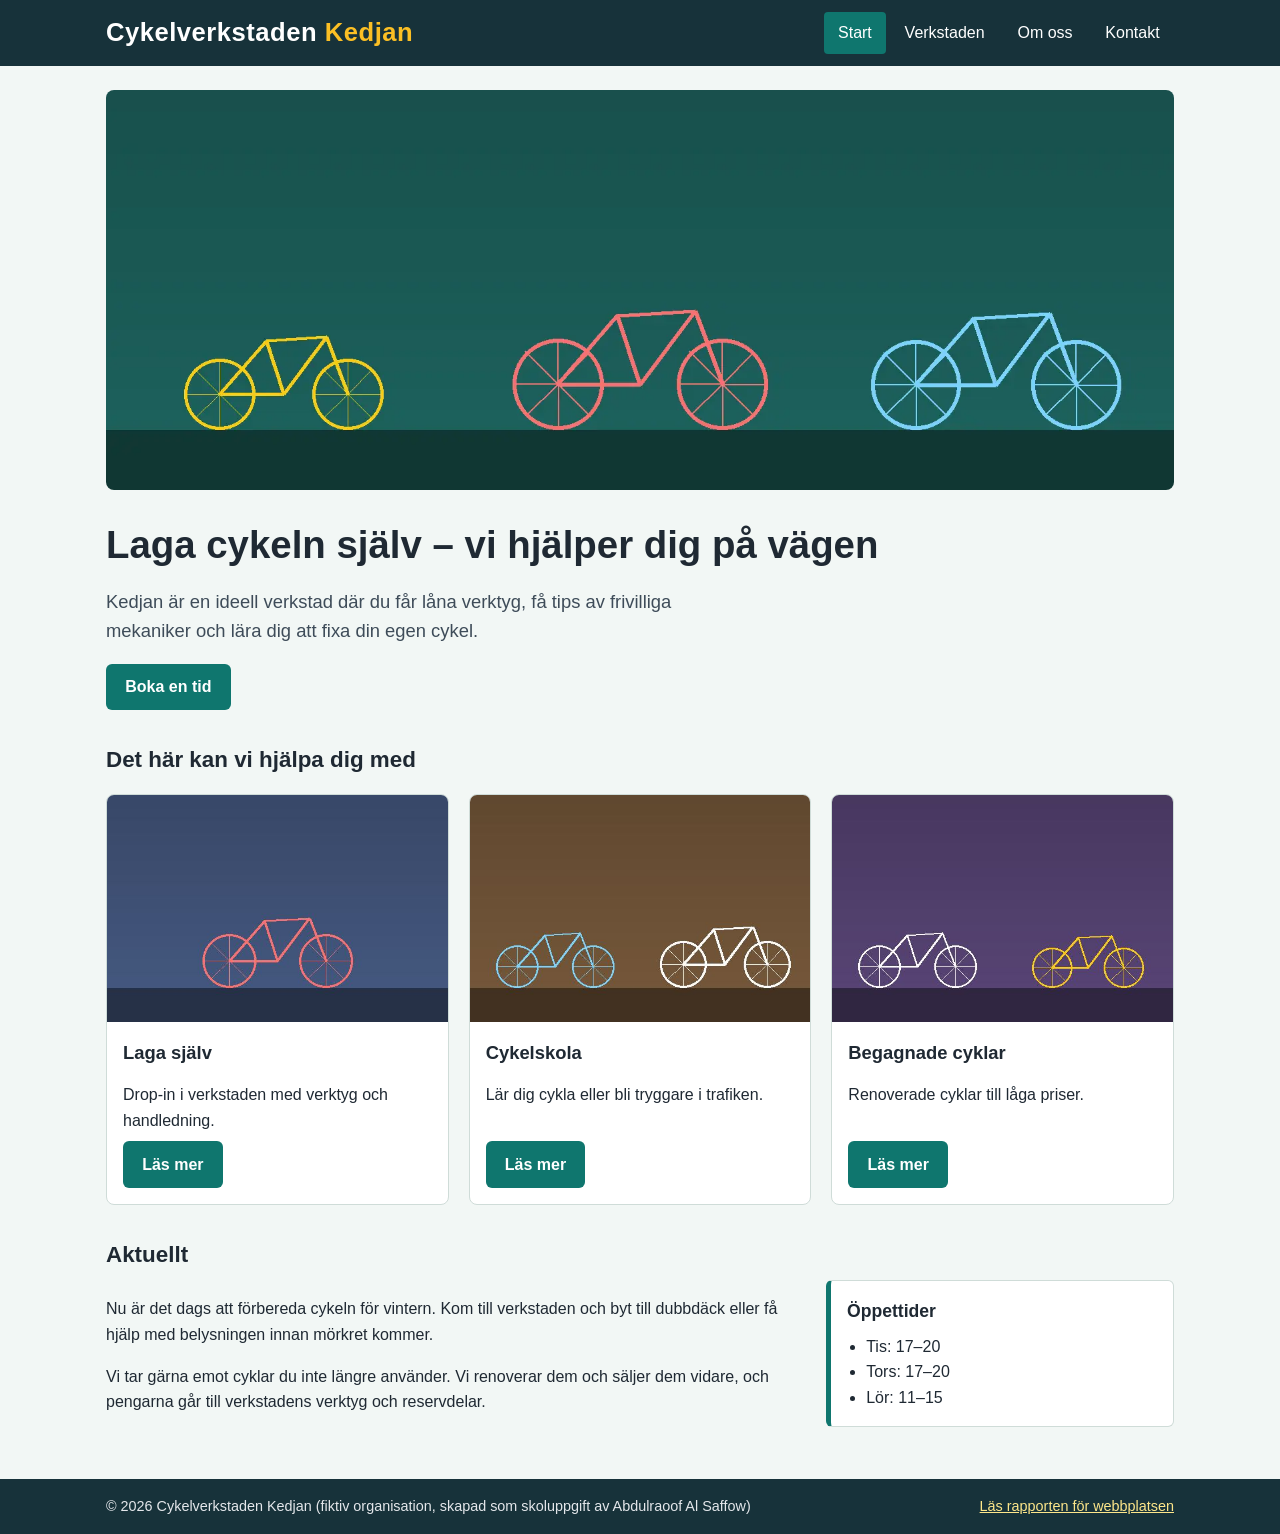
<file: index.html>
<!DOCTYPE html>
<html lang="sv">
<head>
  <meta charset="utf-8">
  <meta name="viewport" content="width=device-width, initial-scale=1">
  <title>Start – Cykelverkstaden Kedjan</title>
  <meta name="description" content="Cykelverkstaden Kedjan är en ideell verkstad där du lagar din cykel själv med hjälp av frivilliga.">
  <link rel="stylesheet" href="style.css">
</head>
<body>
  <header class="sidhuvud">
    <div class="sidhuvud-inre">
      <a class="logotyp" href="index.html">Cykelverkstaden <span>Kedjan</span></a>
      <nav class="global" aria-label="Huvudmeny"><ul><li><a href="index.html" aria-current="page">Start</a></li><li><a href="verkstad.html">Verkstaden</a></li><li><a href="om-oss.html">Om oss</a></li><li><a href="kontakt.html">Kontakt</a></li></ul></nav>
    </div>
  </header>
  <div>
  
  <main>
    <div class="hero">
      <picture>
        <source media="(min-width: 800px)" srcset="bilder/hero.webp" type="image/webp">
        <source media="(min-width: 800px)" srcset="bilder/hero.jpg" type="image/jpeg">
        <source srcset="bilder/hero-liten.webp" type="image/webp">
        <img src="bilder/hero-liten.jpg" alt="Illustration av cyklar i en rad framför en grön vägg" width="600" height="400">
      </picture>
    </div>
    <h1>Laga cykeln själv – vi hjälper dig på vägen</h1>
    <p class="ingress">Kedjan är en ideell verkstad där du får låna verktyg, få tips av frivilliga mekaniker och lära dig att fixa din egen cykel.</p>
    <p><a class="knapp" href="kontakt.html">Boka en tid</a></p>

    <h2>Det här kan vi hjälpa dig med</h2>
    <div class="kortrutnat">
      <article class="kort">
        <img src="bilder/laga.jpg" alt="" width="600" height="400" loading="lazy">
        <div class="kort-text">
          <h3>Laga själv</h3>
          <p>Drop-in i verkstaden med verktyg och handledning.</p>
          <a class="knapp" href="laga.html">Läs mer</a>
        </div>
      </article>
      <article class="kort">
        <img src="bilder/skola.jpg" alt="" width="600" height="400" loading="lazy">
        <div class="kort-text">
          <h3>Cykelskola</h3>
          <p>Lär dig cykla eller bli tryggare i trafiken.</p>
          <a class="knapp" href="cykelskola.html">Läs mer</a>
        </div>
      </article>
      <article class="kort">
        <img src="bilder/begagnat.jpg" alt="" width="600" height="400" loading="lazy">
        <div class="kort-text">
          <h3>Begagnade cyklar</h3>
          <p>Renoverade cyklar till låga priser.</p>
          <a class="knapp" href="begagnat.html">Läs mer</a>
        </div>
      </article>
    </div>

    <h2>Aktuellt</h2>
    <div class="tvakolumner">
      <div>
        <p>Nu är det dags att förbereda cykeln för vintern. Kom till verkstaden och byt till dubbdäck eller få hjälp med belysningen innan mörkret kommer.</p>
        <p>Vi tar gärna emot cyklar du inte längre använder. Vi renoverar dem och säljer dem vidare, och pengarna går till verkstadens verktyg och reservdelar.</p>
      </div>
      <aside class="sidoruta">
        <h2>Öppettider</h2>
        <ul>
          <li>Tis: 17–20</li>
          <li>Tors: 17–20</li>
          <li>Lör: 11–15</li>
        </ul>
      </aside>
    </div>
  </main>
  </div>
  <footer class="sidfot">
    <div class="sidfot-inre">
      <span>© 2026 Cykelverkstaden Kedjan (fiktiv organisation, skapad som skoluppgift av Abdulraoof Al Saffow)</span>
      <span><a href="rapport.html">Läs rapporten för webbplatsen</a></span>
    </div>
  </footer>
</body>
</html>
</file>
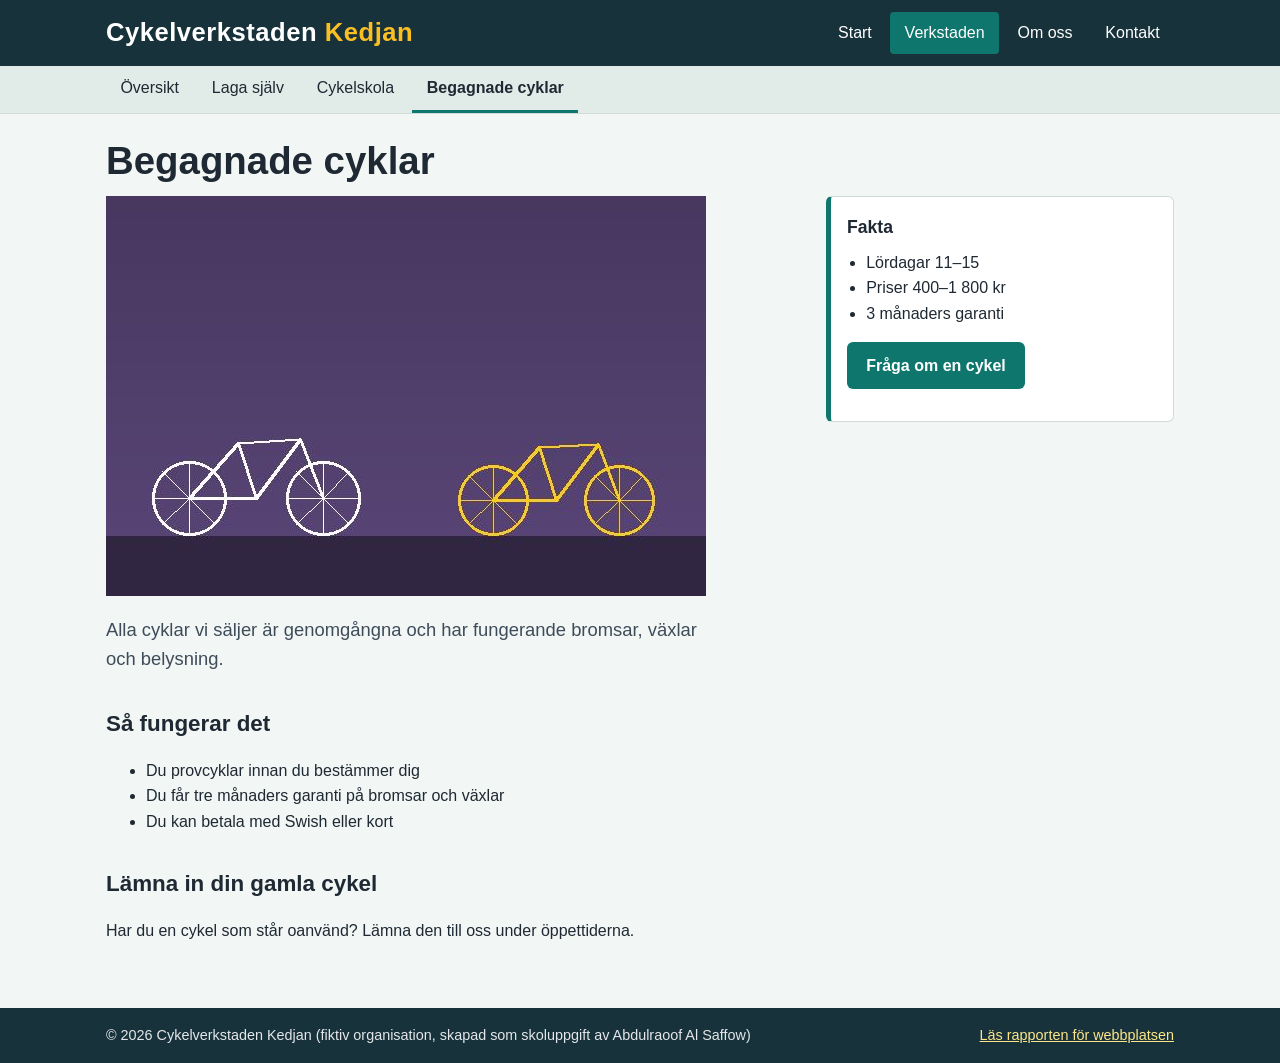
<file: begagnat.html>
<!DOCTYPE html>
<html lang="sv">
<head>
  <meta charset="utf-8">
  <meta name="viewport" content="width=device-width, initial-scale=1">
  <title>Begagnade cyklar – Cykelverkstaden Kedjan</title>
  <meta name="description" content="Renoverade begagnade cyklar till låga priser.">
  <link rel="stylesheet" href="style.css">
</head>
<body>
  <header class="sidhuvud">
    <div class="sidhuvud-inre">
      <a class="logotyp" href="index.html">Cykelverkstaden <span>Kedjan</span></a>
      <nav class="global" aria-label="Huvudmeny"><ul><li><a href="index.html">Start</a></li><li><a href="verkstad.html" aria-current="page">Verkstaden</a></li><li><a href="om-oss.html">Om oss</a></li><li><a href="kontakt.html">Kontakt</a></li></ul></nav>
    </div>
  </header>
  <div>
  <nav class="lokal" aria-label="Lokal navigering: verkstaden"><ul><li><a href="verkstad.html">Översikt</a></li><li><a href="laga.html">Laga själv</a></li><li><a href="cykelskola.html">Cykelskola</a></li><li><a href="begagnat.html" aria-current="page">Begagnade cyklar</a></li></ul></nav>
  <main>
    <h1>Begagnade cyklar</h1>
    <div class="tvakolumner">
      <div>
        <img src="bilder/begagnat.jpg" alt="Illustration av begagnade cyklar uppställda i rad" width="600" height="400">
        <p class="ingress">Alla cyklar vi säljer är genomgångna och har fungerande bromsar, växlar och belysning.</p>
        <h2>Så fungerar det</h2>
        <ul>
          <li>Du provcyklar innan du bestämmer dig</li>
          <li>Du får tre månaders garanti på bromsar och växlar</li>
          <li>Du kan betala med Swish eller kort</li>
        </ul>
        <h2>Lämna in din gamla cykel</h2>
        <p>Har du en cykel som står oanvänd? Lämna den till oss under öppettiderna.</p>
      </div>
      <aside class="sidoruta">
        <h2>Fakta</h2>
        <ul><li>Lördagar 11–15</li><li>Priser 400–1 800 kr</li><li>3 månaders garanti</li></ul>
        <p><a class="knapp" href="kontakt.html">Fråga om en cykel</a></p>
      </aside>
    </div>
  </main>
  </div>
  <footer class="sidfot">
    <div class="sidfot-inre">
      <span>© 2026 Cykelverkstaden Kedjan (fiktiv organisation, skapad som skoluppgift av Abdulraoof Al Saffow)</span>
      <span><a href="rapport.html">Läs rapporten för webbplatsen</a></span>
    </div>
  </footer>
</body>
</html>
</file>
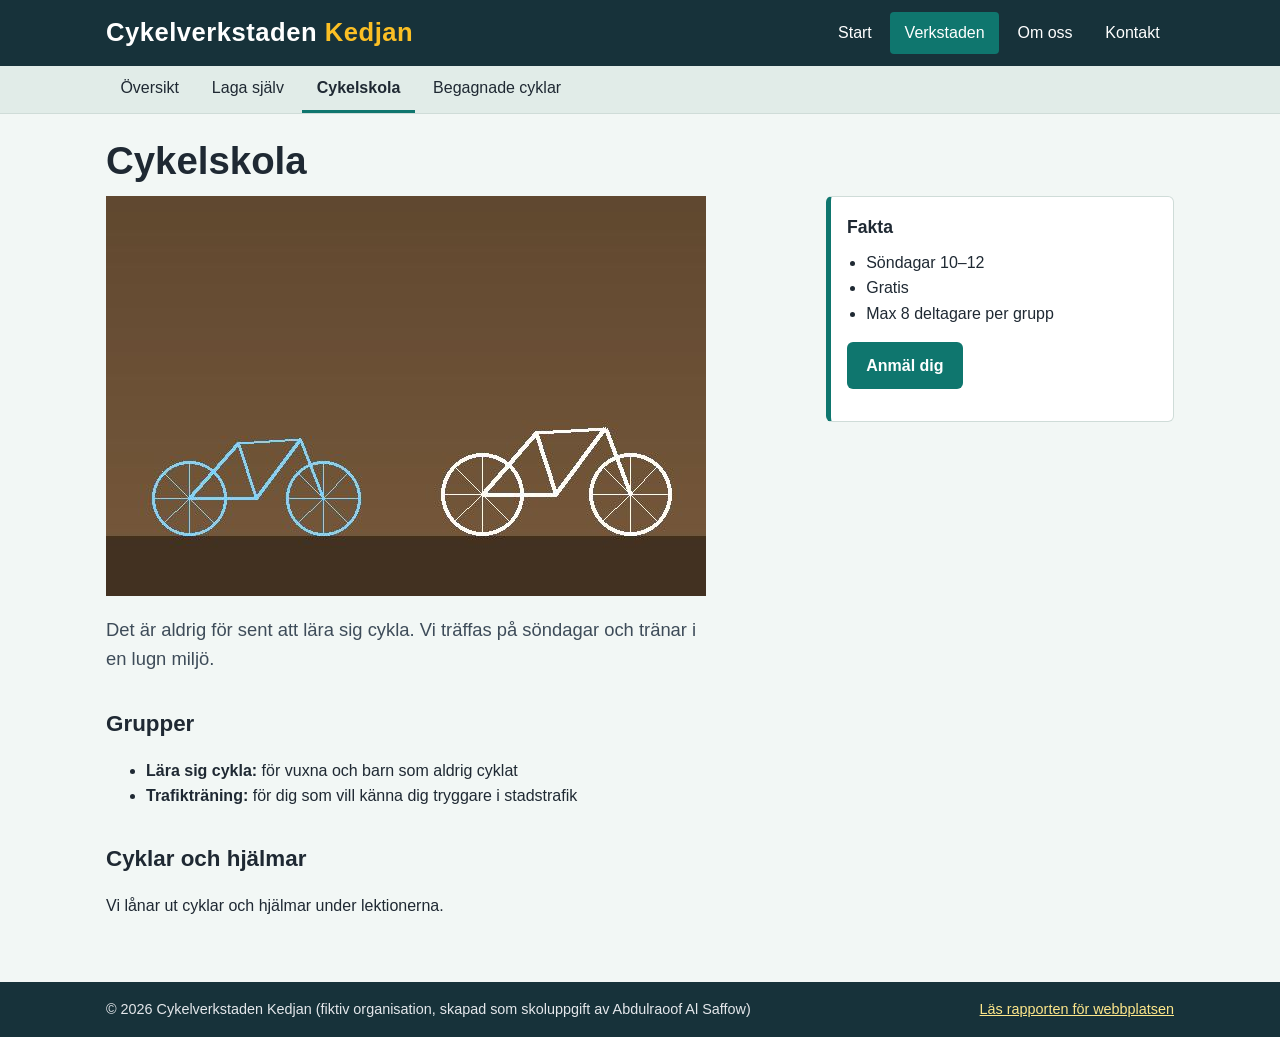
<file: cykelskola.html>
<!DOCTYPE html>
<html lang="sv">
<head>
  <meta charset="utf-8">
  <meta name="viewport" content="width=device-width, initial-scale=1">
  <title>Cykelskola – Cykelverkstaden Kedjan</title>
  <meta name="description" content="Lär dig cykla eller bli tryggare i trafiken.">
  <link rel="stylesheet" href="style.css">
</head>
<body>
  <header class="sidhuvud">
    <div class="sidhuvud-inre">
      <a class="logotyp" href="index.html">Cykelverkstaden <span>Kedjan</span></a>
      <nav class="global" aria-label="Huvudmeny"><ul><li><a href="index.html">Start</a></li><li><a href="verkstad.html" aria-current="page">Verkstaden</a></li><li><a href="om-oss.html">Om oss</a></li><li><a href="kontakt.html">Kontakt</a></li></ul></nav>
    </div>
  </header>
  <div>
  <nav class="lokal" aria-label="Lokal navigering: verkstaden"><ul><li><a href="verkstad.html">Översikt</a></li><li><a href="laga.html">Laga själv</a></li><li><a href="cykelskola.html" aria-current="page">Cykelskola</a></li><li><a href="begagnat.html">Begagnade cyklar</a></li></ul></nav>
  <main>
    <h1>Cykelskola</h1>
    <div class="tvakolumner">
      <div>
        <img src="bilder/skola.jpg" alt="Illustration av två cyklar på en övningsplan" width="600" height="400">
        <p class="ingress">Det är aldrig för sent att lära sig cykla. Vi träffas på söndagar och tränar i en lugn miljö.</p>
        <h2>Grupper</h2>
        <ul>
          <li><strong>Lära sig cykla:</strong> för vuxna och barn som aldrig cyklat</li>
          <li><strong>Trafikträning:</strong> för dig som vill känna dig tryggare i stadstrafik</li>
        </ul>
        <h2>Cyklar och hjälmar</h2>
        <p>Vi lånar ut cyklar och hjälmar under lektionerna.</p>
      </div>
      <aside class="sidoruta">
        <h2>Fakta</h2>
        <ul><li>Söndagar 10–12</li><li>Gratis</li><li>Max 8 deltagare per grupp</li></ul>
        <p><a class="knapp" href="kontakt.html">Anmäl dig</a></p>
      </aside>
    </div>
  </main>
  </div>
  <footer class="sidfot">
    <div class="sidfot-inre">
      <span>© 2026 Cykelverkstaden Kedjan (fiktiv organisation, skapad som skoluppgift av Abdulraoof Al Saffow)</span>
      <span><a href="rapport.html">Läs rapporten för webbplatsen</a></span>
    </div>
  </footer>
</body>
</html>
</file>
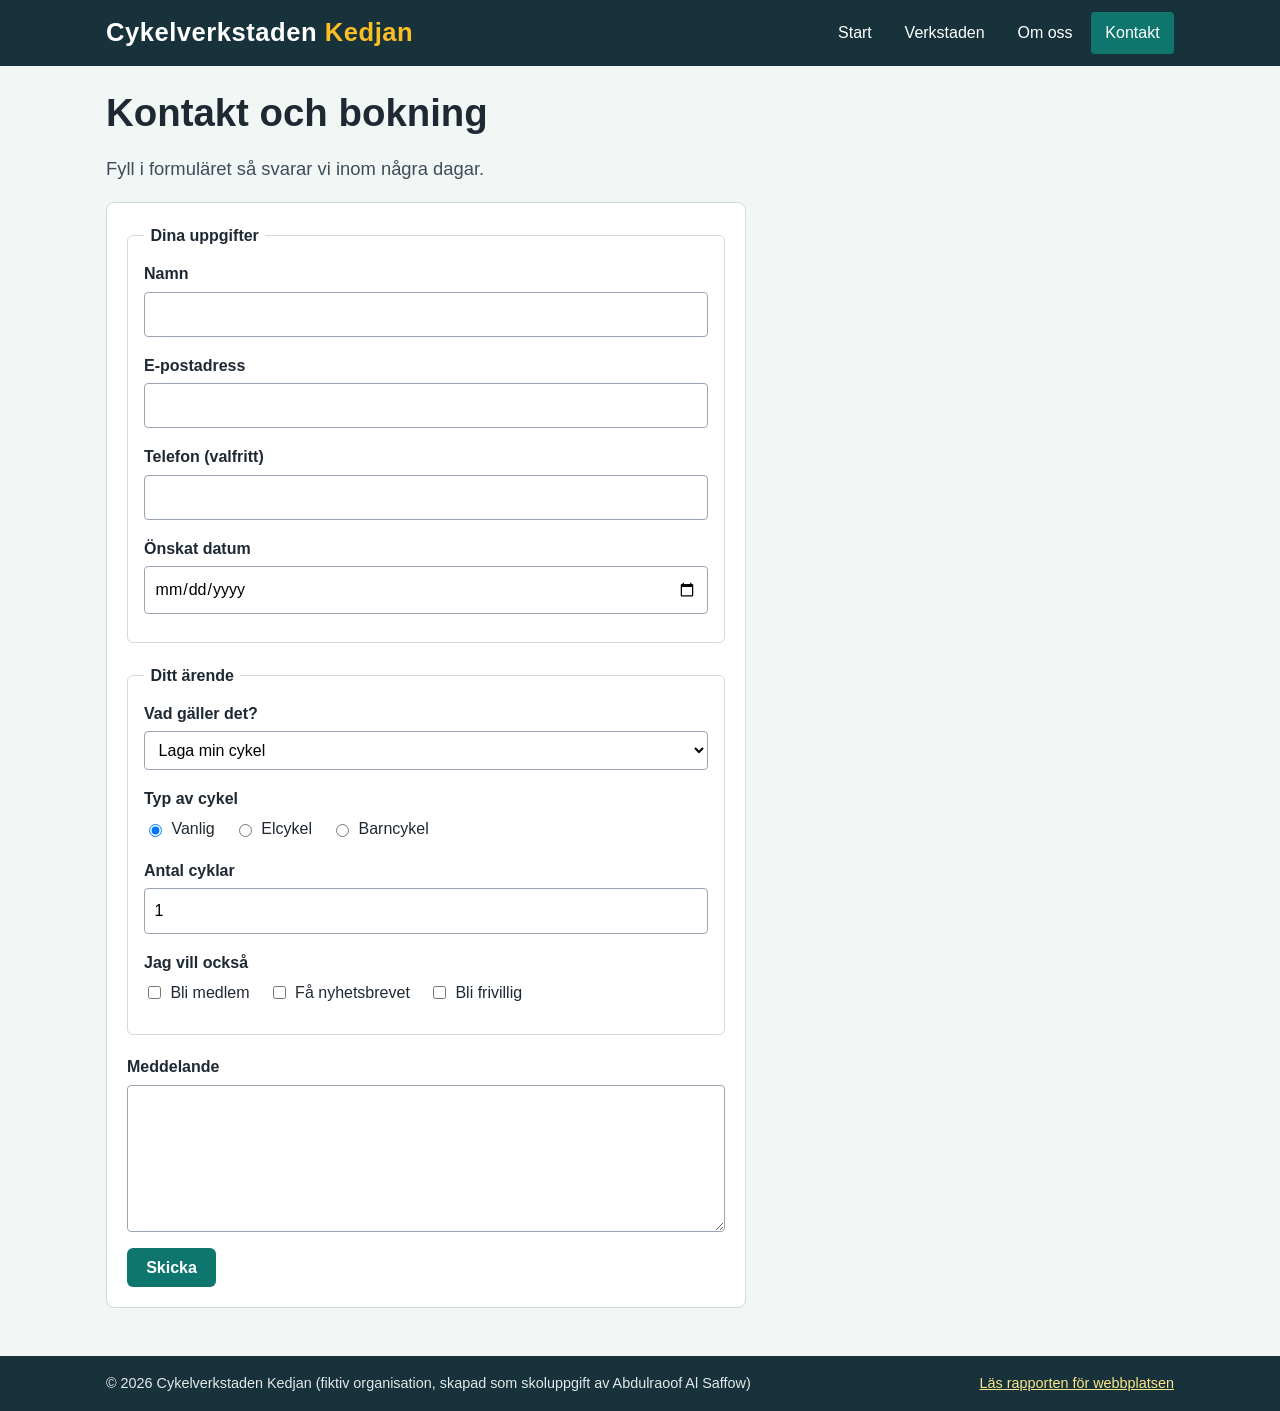
<file: kontakt.html>
<!DOCTYPE html>
<html lang="sv">
<head>
  <meta charset="utf-8">
  <meta name="viewport" content="width=device-width, initial-scale=1">
  <title>Kontakt – Cykelverkstaden Kedjan</title>
  <meta name="description" content="Kontakta Cykelverkstaden Kedjan eller boka en tid.">
  <link rel="stylesheet" href="style.css">
</head>
<body>
  <header class="sidhuvud">
    <div class="sidhuvud-inre">
      <a class="logotyp" href="index.html">Cykelverkstaden <span>Kedjan</span></a>
      <nav class="global" aria-label="Huvudmeny"><ul><li><a href="index.html">Start</a></li><li><a href="verkstad.html">Verkstaden</a></li><li><a href="om-oss.html">Om oss</a></li><li><a href="kontakt.html" aria-current="page">Kontakt</a></li></ul></nav>
    </div>
  </header>
  <div>
  
  <main>
    <h1>Kontakt och bokning</h1>
    <p class="ingress">Fyll i formuläret så svarar vi inom några dagar.</p>
    <form action="#" method="post">
      <fieldset>
        <legend>Dina uppgifter</legend>
        <div class="falt">
          <label for="namn">Namn</label>
          <input type="text" id="namn" name="namn" autocomplete="name" required>
        </div>
        <div class="falt">
          <label for="epost">E-postadress</label>
          <input type="email" id="epost" name="epost" autocomplete="email" required>
        </div>
        <div class="falt">
          <label for="telefon">Telefon (valfritt)</label>
          <input type="tel" id="telefon" name="telefon" autocomplete="tel">
        </div>
        <div class="falt">
          <label for="datum">Önskat datum</label>
          <input type="date" id="datum" name="datum">
        </div>
      </fieldset>

      <fieldset>
        <legend>Ditt ärende</legend>
        <div class="falt">
          <label for="amne">Vad gäller det?</label>
          <select id="amne" name="amne">
            <option value="laga">Laga min cykel</option>
            <option value="skola">Cykelskola</option>
            <option value="kopa">Köpa begagnad cykel</option>
            <option value="lamna">Lämna in en cykel</option>
            <option value="annat">Något annat</option>
          </select>
        </div>
        <div class="falt">
          <span class="etikett" id="typ-etikett">Typ av cykel</span>
          <div class="radiorad" role="radiogroup" aria-labelledby="typ-etikett">
            <label><input type="radio" name="typ" value="vanlig" checked> Vanlig</label>
            <label><input type="radio" name="typ" value="elcykel"> Elcykel</label>
            <label><input type="radio" name="typ" value="barn"> Barncykel</label>
          </div>
        </div>
        <div class="falt">
          <label for="antal">Antal cyklar</label>
          <input type="number" id="antal" name="antal" min="1" max="5" value="1">
        </div>
        <div class="falt">
          <span class="etikett" id="onskemal-etikett">Jag vill också</span>
          <div class="kryssrad" role="group" aria-labelledby="onskemal-etikett">
            <label><input type="checkbox" name="onskemal" value="medlem"> Bli medlem</label>
            <label><input type="checkbox" name="onskemal" value="nyhetsbrev"> Få nyhetsbrevet</label>
            <label><input type="checkbox" name="onskemal" value="frivillig"> Bli frivillig</label>
          </div>
        </div>
      </fieldset>

      <div class="falt">
        <label for="meddelande">Meddelande</label>
        <textarea id="meddelande" name="meddelande" rows="5"></textarea>
      </div>
      <button class="knapp" type="submit">Skicka</button>
    </form>
  </main>
  </div>
  <footer class="sidfot">
    <div class="sidfot-inre">
      <span>© 2026 Cykelverkstaden Kedjan (fiktiv organisation, skapad som skoluppgift av Abdulraoof Al Saffow)</span>
      <span><a href="rapport.html">Läs rapporten för webbplatsen</a></span>
    </div>
  </footer>
</body>
</html>
</file>
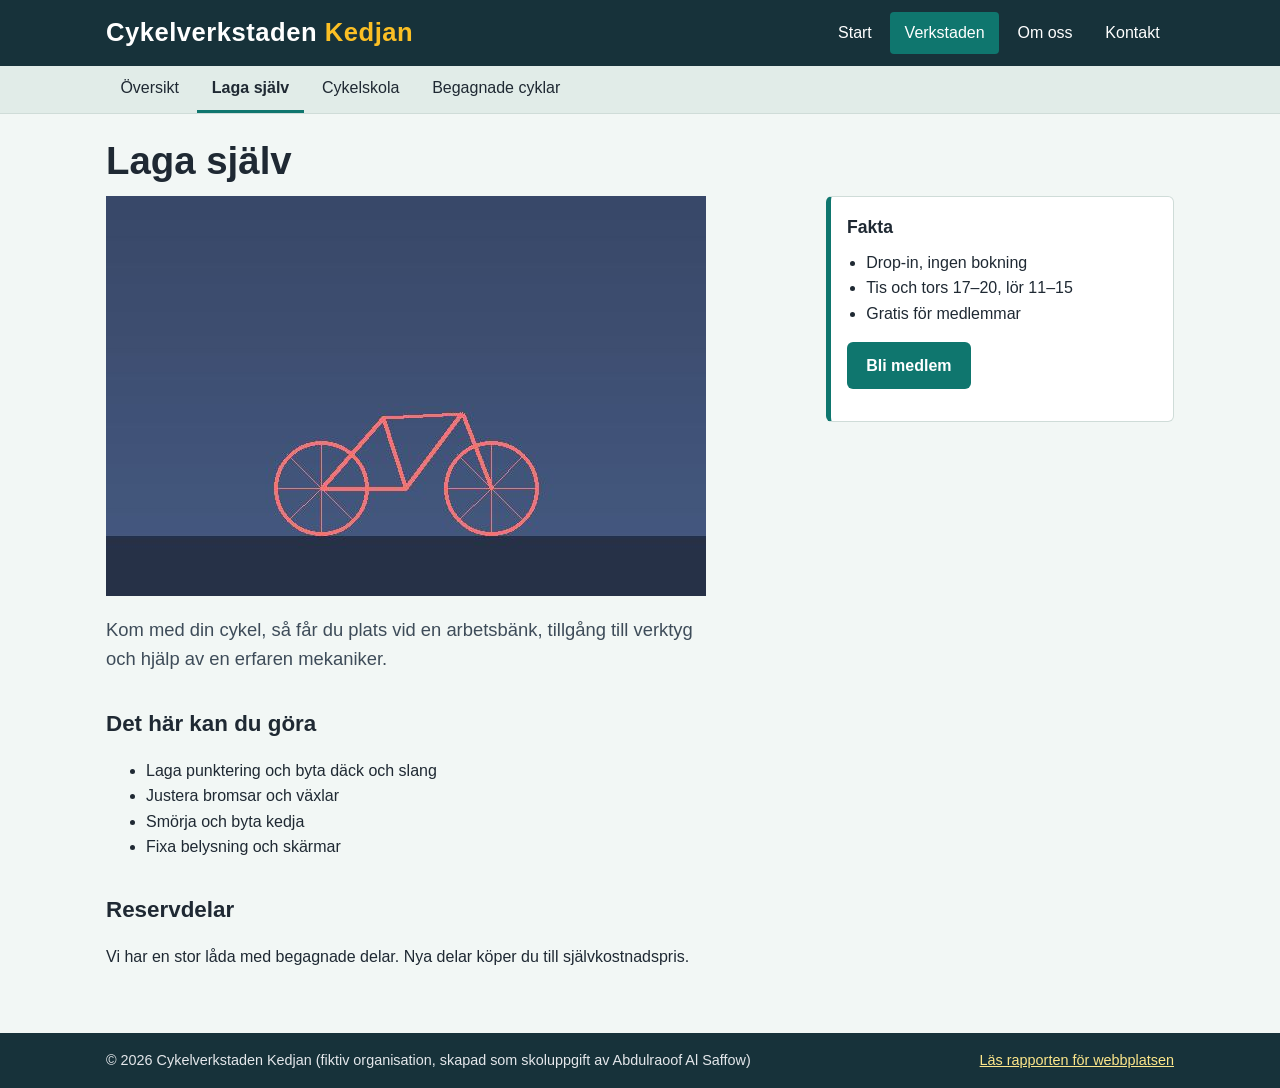
<file: laga.html>
<!DOCTYPE html>
<html lang="sv">
<head>
  <meta charset="utf-8">
  <meta name="viewport" content="width=device-width, initial-scale=1">
  <title>Laga själv – Cykelverkstaden Kedjan</title>
  <meta name="description" content="Drop-in i cykelverkstaden: låna verktyg och få hjälp av frivilliga.">
  <link rel="stylesheet" href="style.css">
</head>
<body>
  <header class="sidhuvud">
    <div class="sidhuvud-inre">
      <a class="logotyp" href="index.html">Cykelverkstaden <span>Kedjan</span></a>
      <nav class="global" aria-label="Huvudmeny"><ul><li><a href="index.html">Start</a></li><li><a href="verkstad.html" aria-current="page">Verkstaden</a></li><li><a href="om-oss.html">Om oss</a></li><li><a href="kontakt.html">Kontakt</a></li></ul></nav>
    </div>
  </header>
  <div>
  <nav class="lokal" aria-label="Lokal navigering: verkstaden"><ul><li><a href="verkstad.html">Översikt</a></li><li><a href="laga.html" aria-current="page">Laga själv</a></li><li><a href="cykelskola.html">Cykelskola</a></li><li><a href="begagnat.html">Begagnade cyklar</a></li></ul></nav>
  <main>
    <h1>Laga själv</h1>
    <div class="tvakolumner">
      <div>
        <img src="bilder/laga.jpg" alt="Illustration av en cykel i verkstaden" width="600" height="400">
        <p class="ingress">Kom med din cykel, så får du plats vid en arbetsbänk, tillgång till verktyg och hjälp av en erfaren mekaniker.</p>
        <h2>Det här kan du göra</h2>
        <ul>
          <li>Laga punktering och byta däck och slang</li>
          <li>Justera bromsar och växlar</li>
          <li>Smörja och byta kedja</li>
          <li>Fixa belysning och skärmar</li>
        </ul>
        <h2>Reservdelar</h2>
        <p>Vi har en stor låda med begagnade delar. Nya delar köper du till självkostnadspris.</p>
      </div>
      <aside class="sidoruta">
        <h2>Fakta</h2>
        <ul><li>Drop-in, ingen bokning</li><li>Tis och tors 17–20, lör 11–15</li><li>Gratis för medlemmar</li></ul>
        <p><a class="knapp" href="kontakt.html">Bli medlem</a></p>
      </aside>
    </div>
  </main>
  </div>
  <footer class="sidfot">
    <div class="sidfot-inre">
      <span>© 2026 Cykelverkstaden Kedjan (fiktiv organisation, skapad som skoluppgift av Abdulraoof Al Saffow)</span>
      <span><a href="rapport.html">Läs rapporten för webbplatsen</a></span>
    </div>
  </footer>
</body>
</html>
</file>
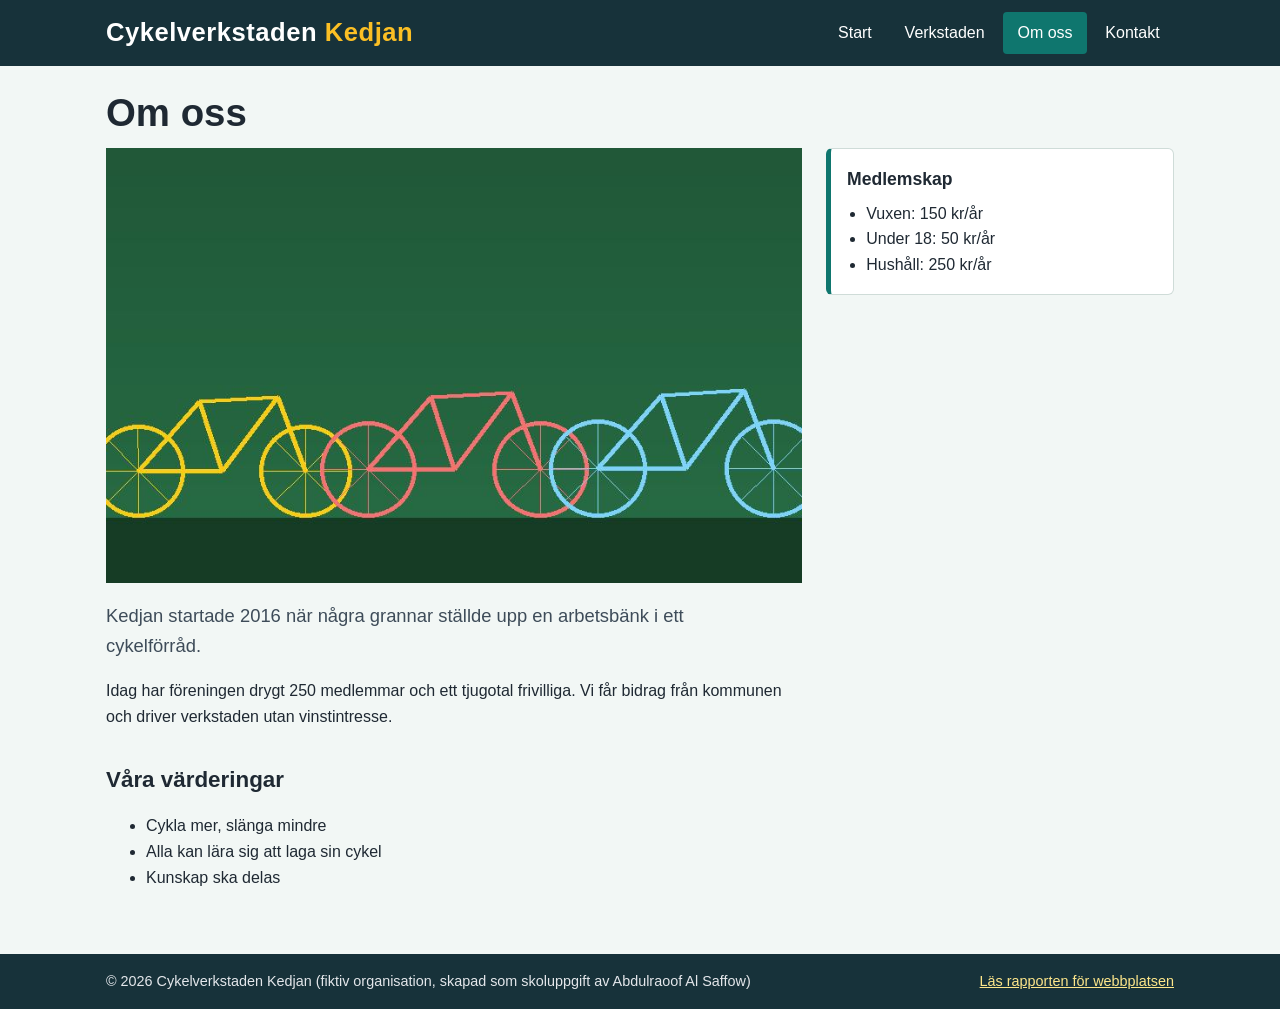
<file: om-oss.html>
<!DOCTYPE html>
<html lang="sv">
<head>
  <meta charset="utf-8">
  <meta name="viewport" content="width=device-width, initial-scale=1">
  <title>Om oss – Cykelverkstaden Kedjan</title>
  <meta name="description" content="Om Cykelverkstaden Kedjan: historia och värderingar.">
  <link rel="stylesheet" href="style.css">
</head>
<body>
  <header class="sidhuvud">
    <div class="sidhuvud-inre">
      <a class="logotyp" href="index.html">Cykelverkstaden <span>Kedjan</span></a>
      <nav class="global" aria-label="Huvudmeny"><ul><li><a href="index.html">Start</a></li><li><a href="verkstad.html">Verkstaden</a></li><li><a href="om-oss.html" aria-current="page">Om oss</a></li><li><a href="kontakt.html">Kontakt</a></li></ul></nav>
    </div>
  </header>
  <div>
  
  <main>
    <h1>Om oss</h1>
    <div class="tvakolumner">
      <div>
        <img src="bilder/om-oss.jpg" alt="Illustration av tre cyklar i rad" width="800" height="500">
        <p class="ingress">Kedjan startade 2016 när några grannar ställde upp en arbetsbänk i ett cykelförråd.</p>
        <p>Idag har föreningen drygt 250 medlemmar och ett tjugotal frivilliga. Vi får bidrag från kommunen och driver verkstaden utan vinstintresse.</p>
        <h2>Våra värderingar</h2>
        <ul>
          <li>Cykla mer, slänga mindre</li>
          <li>Alla kan lära sig att laga sin cykel</li>
          <li>Kunskap ska delas</li>
        </ul>
      </div>
      <aside class="sidoruta">
        <h2>Medlemskap</h2>
        <ul>
          <li>Vuxen: 150 kr/år</li>
          <li>Under 18: 50 kr/år</li>
          <li>Hushåll: 250 kr/år</li>
        </ul>
      </aside>
    </div>
  </main>
  </div>
  <footer class="sidfot">
    <div class="sidfot-inre">
      <span>© 2026 Cykelverkstaden Kedjan (fiktiv organisation, skapad som skoluppgift av Abdulraoof Al Saffow)</span>
      <span><a href="rapport.html">Läs rapporten för webbplatsen</a></span>
    </div>
  </footer>
</body>
</html>
</file>
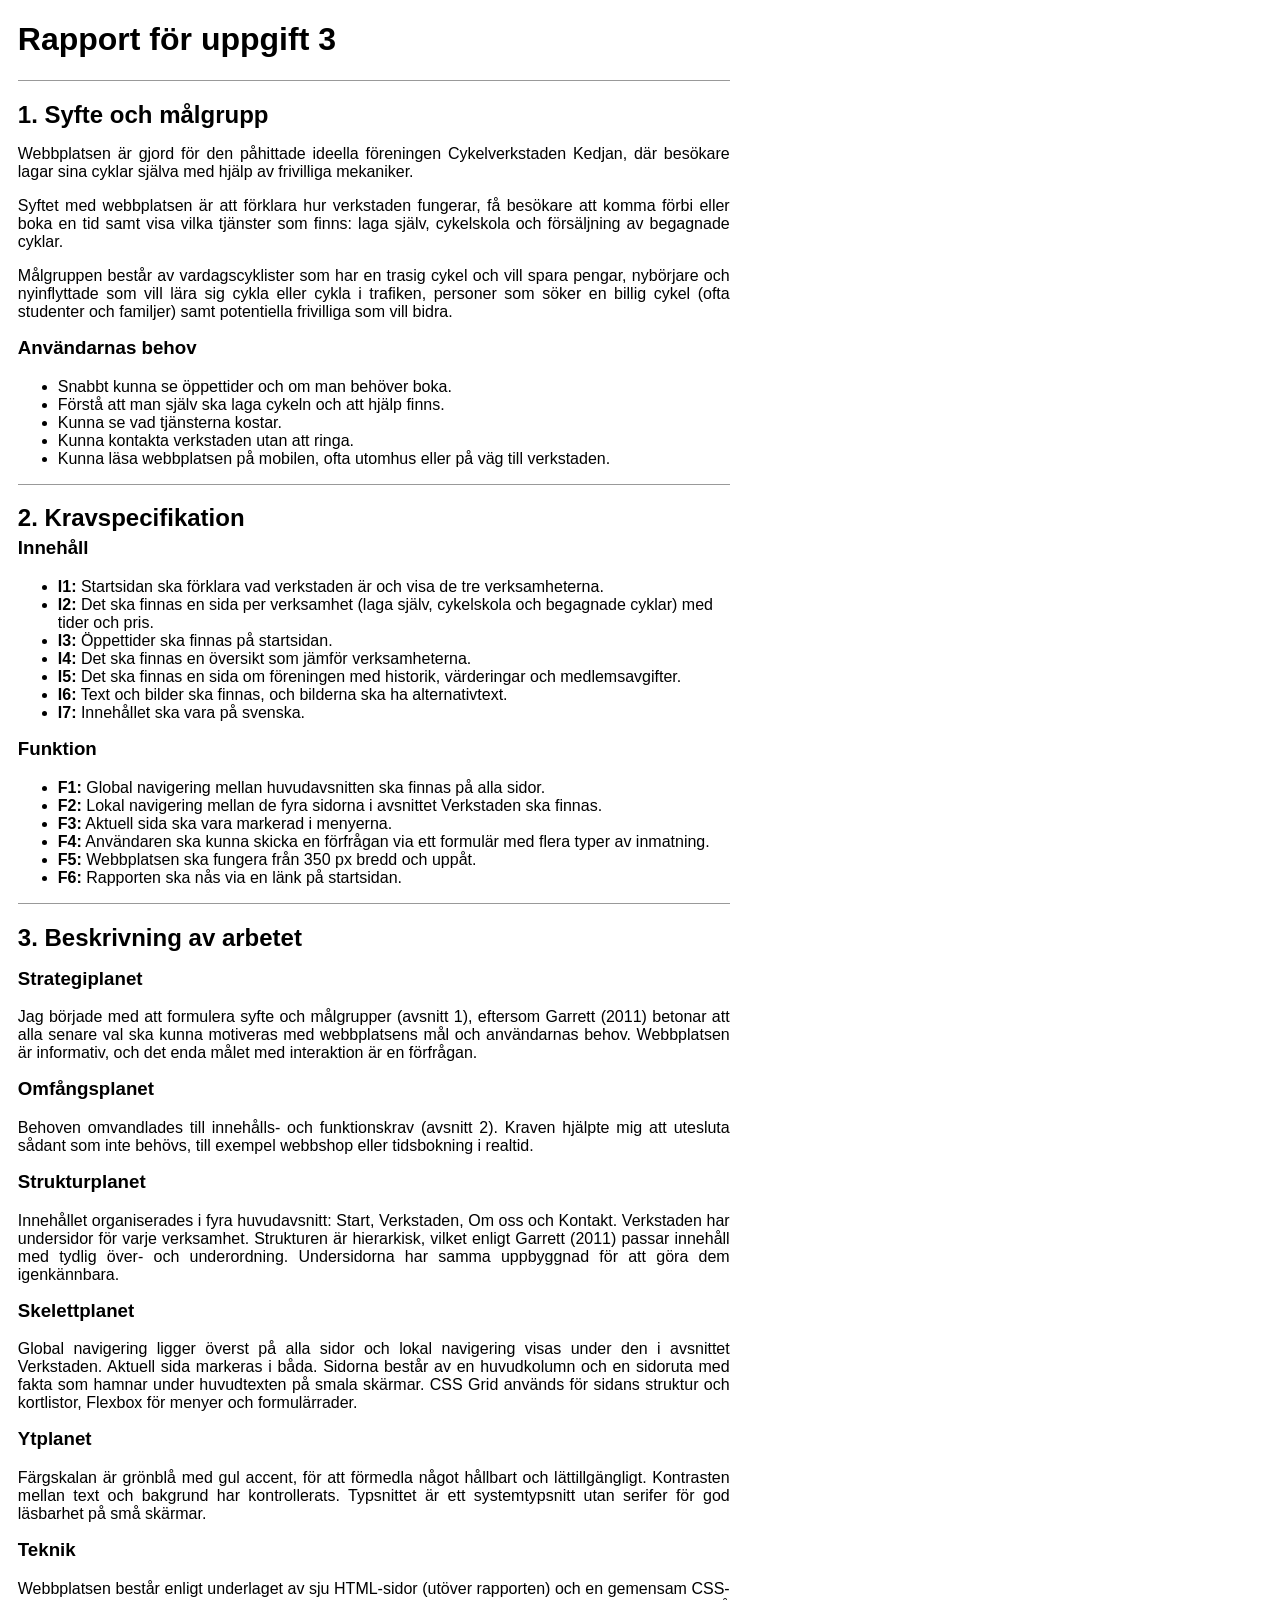
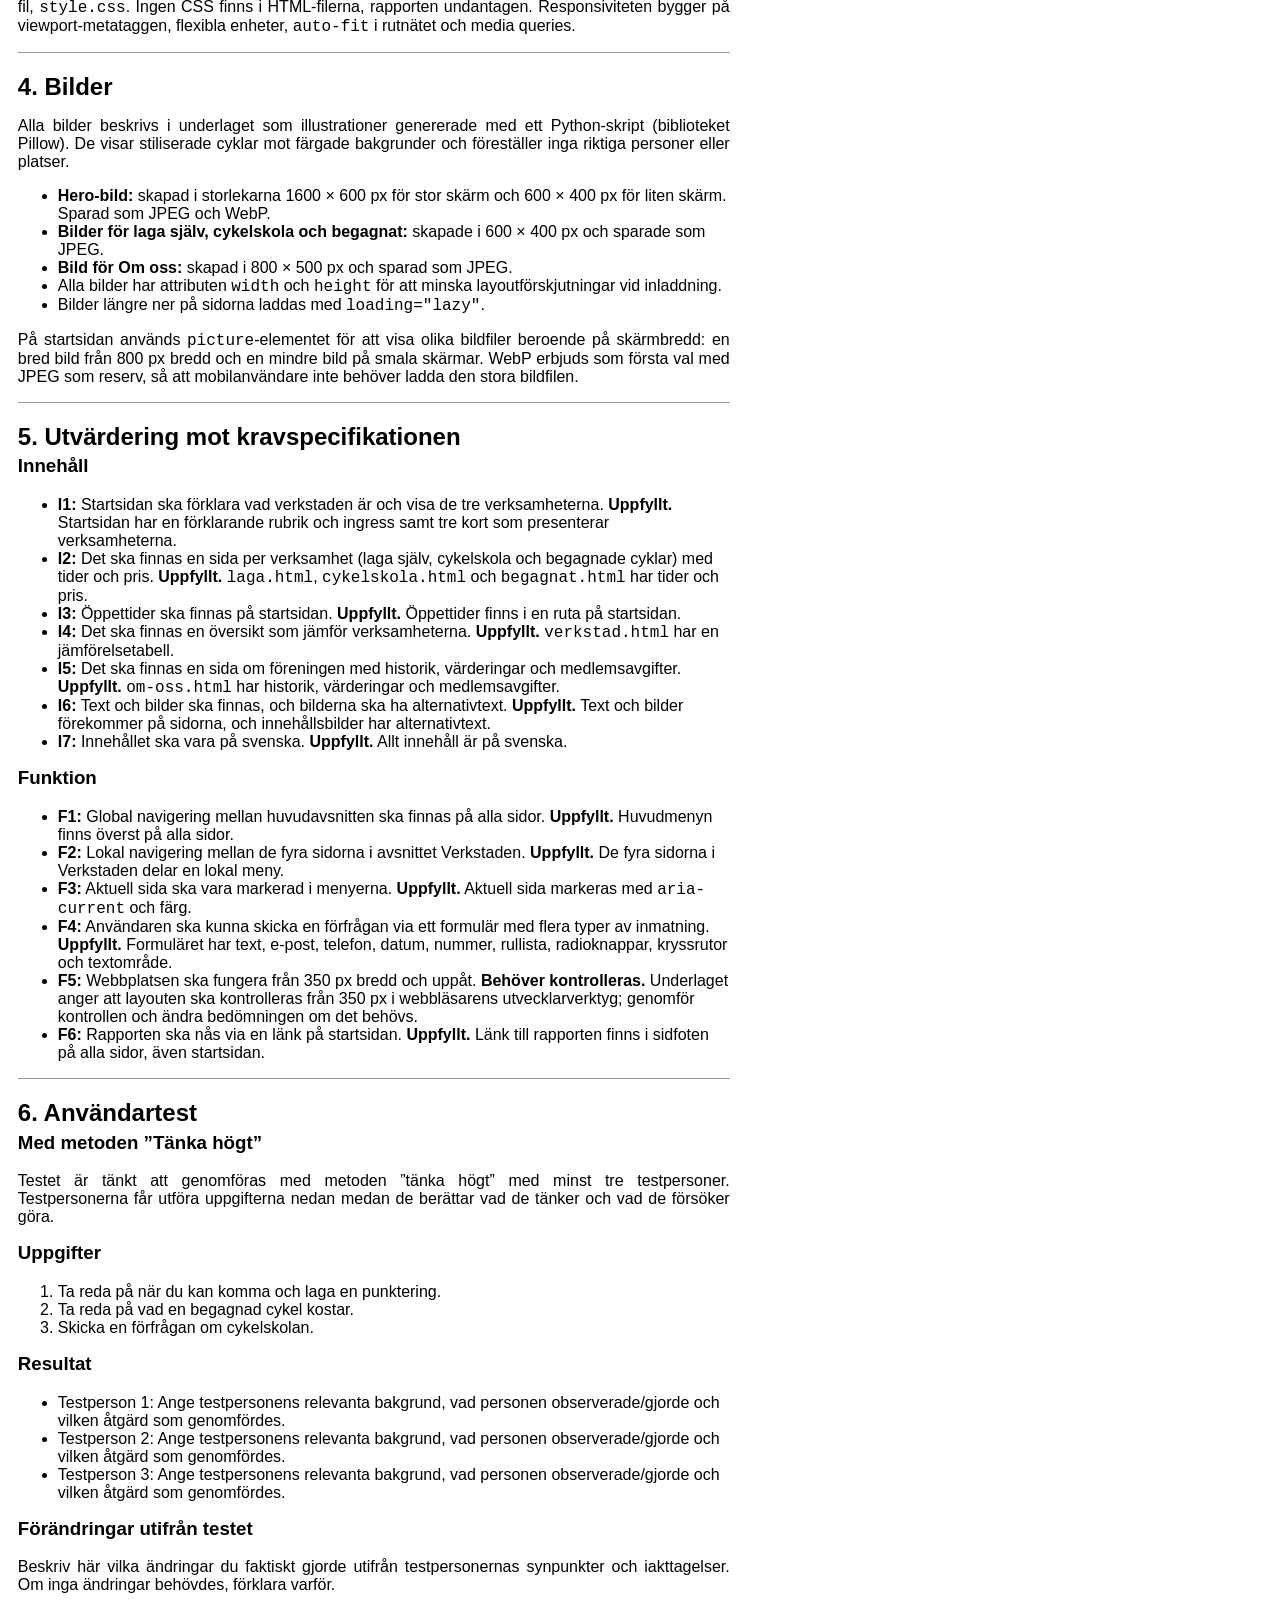
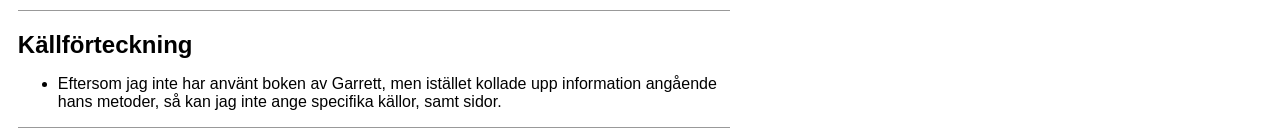
<file: rapport.html>
<!DOCTYPE html>
<html lang="sv">
<head>
    <meta charset="UTF-8">
    <meta http-equiv="X-UA-Compatible" content="IE=edge">
    <meta name="viewport" content="width=device-width, initial-scale=1.0">
    <title>Rapport för uppgift 3 i Webbteknik 1</title>
    <style>
        html {
            font-size: 16px;
        }
        body {
            background-color: #FFF;
            color: #000;
            font-family: Verdana, Geneva, Tahoma, sans-serif;
            max-width: 80ch;
            margin-left: 2ch;
        }
        header,
        section {
            border-bottom: 1px solid #999;
        }
        img {
            max-width: 100%;
        }
        p {
            text-align: justify;
        }
        h2 {
            margin-bottom: 0.2em;
        }
        h3 {
            margin-top: 0.2em;
        }
    </style>
</head>
<body>
    <header>
        <h1>Rapport för uppgift 3</h1>
    </header>
    <main>
        <section>
            <h2>1. Syfte och målgrupp</h2>
            <p>Webbplatsen är gjord för den påhittade ideella föreningen Cykelverkstaden Kedjan, där besökare lagar sina cyklar själva med hjälp av frivilliga mekaniker.</p>
            <p>Syftet med webbplatsen är att förklara hur verkstaden fungerar, få besökare att komma förbi eller boka en tid samt visa vilka tjänster som finns: laga själv, cykelskola och försäljning av begagnade cyklar.</p>
            <p>Målgruppen består av vardagscyklister som har en trasig cykel och vill spara pengar, nybörjare och nyinflyttade som vill lära sig cykla eller cykla i trafiken, personer som söker en billig cykel (ofta studenter och familjer) samt potentiella frivilliga som vill bidra.</p>
            
            <h3>Användarnas behov</h3>
            <ul>
                <li>Snabbt kunna se öppettider och om man behöver boka.</li>
                <li>Förstå att man själv ska laga cykeln och att hjälp finns.</li>
                <li>Kunna se vad tjänsterna kostar.</li>
                <li>Kunna kontakta verkstaden utan att ringa.</li>
                <li>Kunna läsa webbplatsen på mobilen, ofta utomhus eller på väg till verkstaden.</li>
            </ul>
        </section>
        <section>
            <h2>2. Kravspecifikation</h2>
            <h3>Innehåll</h3>
            <ul>
                <li><strong>I1:</strong> Startsidan ska förklara vad verkstaden är och visa de tre verksamheterna.</li>
                <li><strong>I2:</strong> Det ska finnas en sida per verksamhet (laga själv, cykelskola och begagnade cyklar) med tider och pris.</li>
                <li><strong>I3:</strong> Öppettider ska finnas på startsidan.</li>
                <li><strong>I4:</strong> Det ska finnas en översikt som jämför verksamheterna.</li>
                <li><strong>I5:</strong> Det ska finnas en sida om föreningen med historik, värderingar och medlemsavgifter.</li>
                <li><strong>I6:</strong> Text och bilder ska finnas, och bilderna ska ha alternativtext.</li>
                <li><strong>I7:</strong> Innehållet ska vara på svenska.</li>
            </ul>
            <h3>Funktion</h3>
            <ul>
                <li><strong>F1:</strong> Global navigering mellan huvudavsnitten ska finnas på alla sidor.</li>
                <li><strong>F2:</strong> Lokal navigering mellan de fyra sidorna i avsnittet Verkstaden ska finnas.</li>
                <li><strong>F3:</strong> Aktuell sida ska vara markerad i menyerna.</li>
                <li><strong>F4:</strong> Användaren ska kunna skicka en förfrågan via ett formulär med flera typer av inmatning.</li>
                <li><strong>F5:</strong> Webbplatsen ska fungera från 350 px bredd och uppåt.</li>
                <li><strong>F6:</strong> Rapporten ska nås via en länk på startsidan.</li>
            </ul>
        </section>
        <section>
            <h2>3. Beskrivning av arbetet</h2>
            <p></p>
            <h3>Strategiplanet</h3>
            <p>Jag började med att formulera syfte och målgrupper (avsnitt 1), eftersom Garrett (2011) betonar att alla senare val ska kunna motiveras med webbplatsens mål och användarnas behov. Webbplatsen är informativ, och det enda målet med interaktion är en förfrågan.</p>
            <h3>Omfångsplanet</h3>
            <p>Behoven omvandlades till innehålls- och funktionskrav (avsnitt 2). Kraven hjälpte mig att utesluta sådant som inte behövs, till exempel webbshop eller tidsbokning i realtid.</p>
            <h3>Strukturplanet</h3>
            <p>Innehållet organiserades i fyra huvudavsnitt: Start, Verkstaden, Om oss och Kontakt. Verkstaden har undersidor för varje verksamhet. Strukturen är hierarkisk, vilket enligt Garrett (2011) passar innehåll med tydlig över- och underordning. Undersidorna har samma uppbyggnad för att göra dem igenkännbara.</p>
            <h3>Skelettplanet</h3>
            <p>Global navigering ligger överst på alla sidor och lokal navigering visas under den i avsnittet Verkstaden. Aktuell sida markeras i båda. Sidorna består av en huvudkolumn och en sidoruta med fakta som hamnar under huvudtexten på smala skärmar. CSS Grid används för sidans struktur och kortlistor, Flexbox för menyer och formulärrader.</p>
            <h3>Ytplanet</h3>
            <p>Färgskalan är grönblå med gul accent, för att förmedla något hållbart och lättillgängligt. Kontrasten mellan text och bakgrund har kontrollerats. Typsnittet är ett systemtypsnitt utan serifer för god läsbarhet på små skärmar.</p>
            <h3>Teknik</h3>
            <p>Webbplatsen består enligt underlaget av sju HTML-sidor (utöver rapporten) och en gemensam CSS-fil, <code>style.css</code>. Ingen CSS finns i HTML-filerna, rapporten undantagen. Responsiviteten bygger på viewport-metataggen, flexibla enheter, <code>auto-fit</code> i rutnätet och media queries.</p>
        </section>
        <section>
            <h2>4. Bilder</h2>
            <p>Alla bilder beskrivs i underlaget som illustrationer genererade med ett Python-skript (biblioteket Pillow). De visar stiliserade cyklar mot färgade bakgrunder och föreställer inga riktiga personer eller platser.</p>
            <ul>
                <li><strong>Hero-bild:</strong> skapad i storlekarna 1600 × 600 px för stor skärm och 600 × 400 px för liten skärm. Sparad som JPEG och WebP.</li>
                <li><strong>Bilder för laga själv, cykelskola och begagnat:</strong> skapade i 600 × 400 px och sparade som JPEG.</li>
                <li><strong>Bild för Om oss:</strong> skapad i 800 × 500 px och sparad som JPEG.</li>
                <li>Alla bilder har attributen <code>width</code> och <code>height</code> för att minska layoutförskjutningar vid inladdning.</li>
                <li>Bilder längre ner på sidorna laddas med <code>loading="lazy"</code>.</li>
            </ul>
            <p>På startsidan används <code>picture</code>-elementet för att visa olika bildfiler beroende på skärmbredd: en bred bild från 800 px bredd och en mindre bild på smala skärmar. WebP erbjuds som första val med JPEG som reserv, så att mobilanvändare inte behöver ladda den stora bildfilen.</p>
        </section>
        <section>
            <h2>5. Utvärdering mot kravspecifikationen</h2>
            <h3>Innehåll</h3>
            <ul>
                <li><strong>I1:</strong> Startsidan ska förklara vad verkstaden är och visa de tre verksamheterna. <strong>Uppfyllt.</strong> Startsidan har en förklarande rubrik och ingress samt tre kort som presenterar verksamheterna.</li>
                <li><strong>I2:</strong> Det ska finnas en sida per verksamhet (laga själv, cykelskola och begagnade cyklar) med tider och pris. <strong>Uppfyllt.</strong> <code>laga.html</code>, <code>cykelskola.html</code> och <code>begagnat.html</code> har tider och pris.</li>
                <li><strong>I3:</strong> Öppettider ska finnas på startsidan. <strong>Uppfyllt.</strong> Öppettider finns i en ruta på startsidan.</li>
                <li><strong>I4:</strong> Det ska finnas en översikt som jämför verksamheterna. <strong>Uppfyllt.</strong> <code>verkstad.html</code> har en jämförelsetabell.</li>
                <li><strong>I5:</strong> Det ska finnas en sida om föreningen med historik, värderingar och medlemsavgifter. <strong>Uppfyllt.</strong> <code>om-oss.html</code> har historik, värderingar och medlemsavgifter.</li>
                <li><strong>I6:</strong> Text och bilder ska finnas, och bilderna ska ha alternativtext. <strong>Uppfyllt.</strong> Text och bilder förekommer på sidorna, och innehållsbilder har alternativtext.</li>
                <li><strong>I7:</strong> Innehållet ska vara på svenska. <strong>Uppfyllt.</strong> Allt innehåll är på svenska.</li>
            </ul>
            <h3>Funktion</h3>
            <ul>
                <li><strong>F1:</strong> Global navigering mellan huvudavsnitten ska finnas på alla sidor. <strong>Uppfyllt.</strong> Huvudmenyn finns överst på alla sidor.</li>
                <li><strong>F2:</strong> Lokal navigering mellan de fyra sidorna i avsnittet Verkstaden. <strong>Uppfyllt.</strong> De fyra sidorna i Verkstaden delar en lokal meny.</li>
                <li><strong>F3:</strong> Aktuell sida ska vara markerad i menyerna. <strong>Uppfyllt.</strong> Aktuell sida markeras med <code>aria-current</code> och färg.</li>
                <li><strong>F4:</strong> Användaren ska kunna skicka en förfrågan via ett formulär med flera typer av inmatning. <strong>Uppfyllt.</strong> Formuläret har text, e-post, telefon, datum, nummer, rullista, radioknappar, kryssrutor och textområde.</li>
                <li><strong>F5:</strong> Webbplatsen ska fungera från 350 px bredd och uppåt. <strong>Behöver kontrolleras.</strong> Underlaget anger att layouten ska kontrolleras från 350 px i webbläsarens utvecklarverktyg; genomför kontrollen och ändra bedömningen om det behövs.</li>
                <li><strong>F6:</strong> Rapporten ska nås via en länk på startsidan. <strong>Uppfyllt.</strong> Länk till rapporten finns i sidfoten på alla sidor, även startsidan.</li>
            </ul>
        </section>
        <section>
            <h2>6. Användartest</h2>
            <h3>Med metoden ”Tänka högt”</h3>
            <p>Testet är tänkt att genomföras med metoden ”tänka högt” <!--Jag hade inga individer sför att testa--> med minst tre testpersoner. Testpersonerna får utföra uppgifterna nedan medan de berättar vad de tänker och vad de försöker göra.</p>
            <h3>Uppgifter</h3>
            <ol>
                <li>Ta reda på när du kan komma och laga en punktering.</li>
                <li>Ta reda på vad en begagnad cykel kostar.</li>
                <li>Skicka en förfrågan om cykelskolan.</li>
            </ol>
            <h3>Resultat</h3>
            <ul>
                <li>Testperson 1: Ange testpersonens relevanta bakgrund, vad personen observerade/gjorde och vilken åtgärd som genomfördes.</li>
                <li>Testperson 2: Ange testpersonens relevanta bakgrund, vad personen observerade/gjorde och vilken åtgärd som genomfördes.</li>
                <li>Testperson 3: Ange testpersonens relevanta bakgrund, vad personen observerade/gjorde och vilken åtgärd som genomfördes.</li>
            </ul>
            <h3>Förändringar utifrån testet</h3>
            <p>Beskriv här vilka ändringar du faktiskt gjorde utifrån testpersonernas synpunkter och iakttagelser. Om inga ändringar behövdes, förklara varför.</p>
        </section>
        <section>
            <h2>Källförteckning</h2>
            <ul>
                <li>Eftersom jag inte har använt boken av Garrett, men istället kollade upp information angående hans metoder, så kan jag inte ange specifika källor, samt sidor.</li>
                <!-- Jag glömde att lägga till källor här. -->
            </ul>
        </section>
    </main>
</body>
</html>
</file>
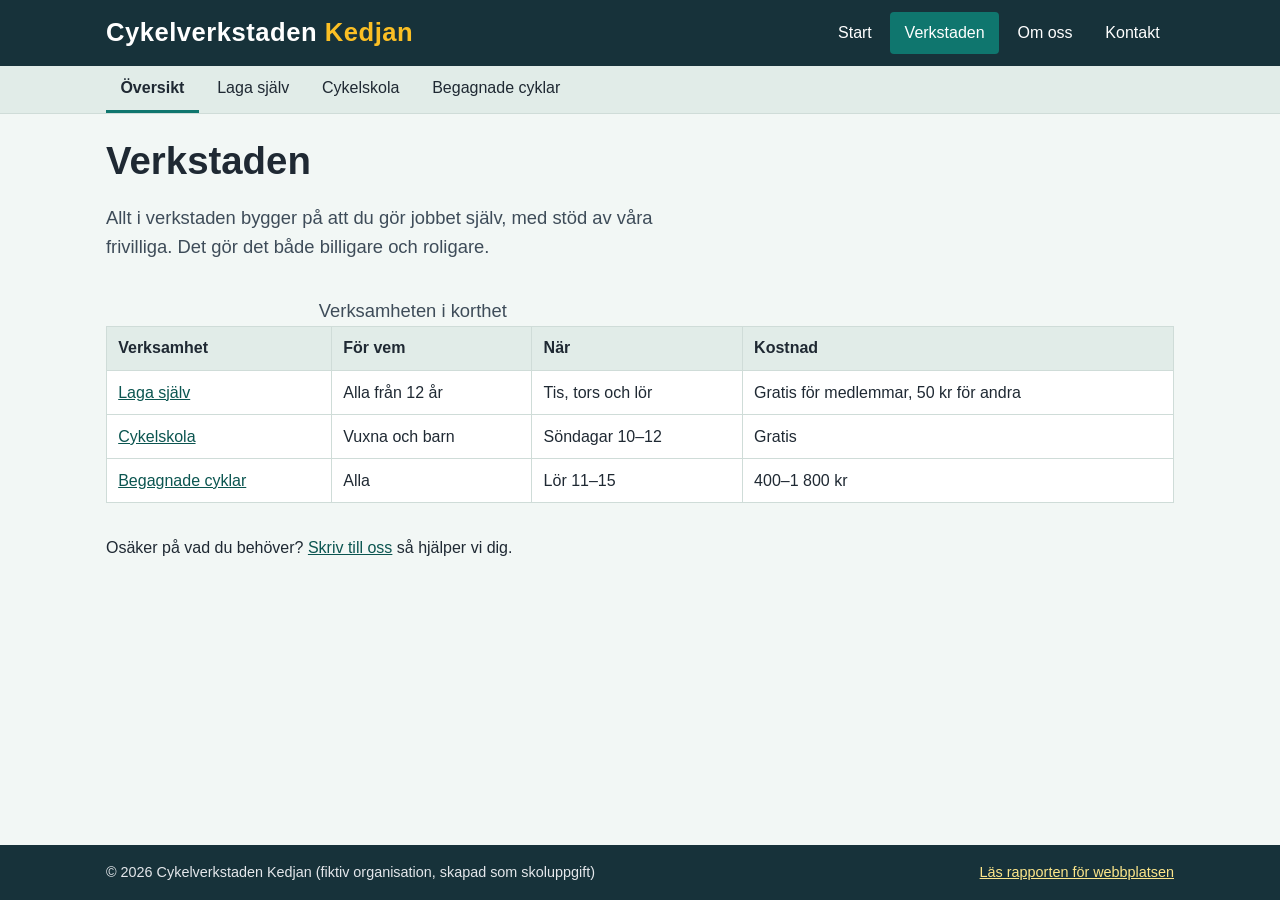
<file: verkstad.html>
<!DOCTYPE html>
<html lang="sv">
<head>
  <meta charset="utf-8">
  <meta name="viewport" content="width=device-width, initial-scale=1">
  <title>Verkstaden – Cykelverkstaden Kedjan</title>
  <meta name="description" content="Översikt av verkstadens verksamhet och priser.">
  <link rel="stylesheet" href="style.css">
</head>
<body>
  <header class="sidhuvud">
    <div class="sidhuvud-inre">
      <a class="logotyp" href="index.html">Cykelverkstaden <span>Kedjan</span></a>
      <nav class="global" aria-label="Huvudmeny"><ul><li><a href="index.html">Start</a></li><li><a href="verkstad.html" aria-current="page">Verkstaden</a></li><li><a href="om-oss.html">Om oss</a></li><li><a href="kontakt.html">Kontakt</a></li></ul></nav>
    </div>
  </header>
  <div>
  <nav class="lokal" aria-label="Lokal navigering: verkstaden"><ul><li><a href="verkstad.html" aria-current="page">Översikt</a></li><li><a href="laga.html">Laga själv</a></li><li><a href="cykelskola.html">Cykelskola</a></li><li><a href="begagnat.html">Begagnade cyklar</a></li></ul></nav>
  <main>
    <h1>Verkstaden</h1>
    <p class="ingress">Allt i verkstaden bygger på att du gör jobbet själv, med stöd av våra frivilliga. Det gör det både billigare och roligare.</p>
    <div class="tabellram">
    <table>
      <caption class="ingress">Verksamheten i korthet</caption>
      <thead><tr><th>Verksamhet</th><th>För vem</th><th>När</th><th>Kostnad</th></tr></thead>
      <tbody>
        <tr><td><a href="laga.html">Laga själv</a></td><td>Alla från 12 år</td><td>Tis, tors och lör</td><td>Gratis för medlemmar, 50 kr för andra</td></tr>
        <tr><td><a href="cykelskola.html">Cykelskola</a></td><td>Vuxna och barn</td><td>Söndagar 10–12</td><td>Gratis</td></tr>
        <tr><td><a href="begagnat.html">Begagnade cyklar</a></td><td>Alla</td><td>Lör 11–15</td><td>400–1 800 kr</td></tr>
      </tbody>
    </table>
    </div>
    <p>Osäker på vad du behöver? <a href="kontakt.html">Skriv till oss</a> så hjälper vi dig.</p>
  </main>
  </div>
  <footer class="sidfot">
    <div class="sidfot-inre">
      <span>© 2026 Cykelverkstaden Kedjan (fiktiv organisation, skapad som skoluppgift)</span>
      <span><a href="rapport.html">Läs rapporten för webbplatsen</a></span>
    </div>
  </footer>
</body>
</html>
</file>
<file: style.css>
/* Cykelverkstaden Kedjan – gemensam CSS */
:root {
  --bg: #f2f7f5;
  --ink: #1f2933;
  --accent: #0f766e;
  --accent-dark: #0b5550;
  --stone: #17323a;
  --line: #cfdcd8;
  --card: #ffffff;
}

* { box-sizing: border-box; }

body {
  margin: 0;
  font-family: "Segoe UI", Roboto, Helvetica, Arial, sans-serif;
  line-height: 1.6;
  color: var(--ink);
  background: var(--bg);
  display: grid;
  grid-template-rows: auto 1fr auto;
  min-height: 100vh;
}

img { max-width: 100%; height: auto; display: block; }

a { color: var(--accent-dark); }
a:hover, a:focus { color: var(--accent); }

/* ---------- Sidhuvud och global navigering ---------- */
header.sidhuvud {
  background: var(--stone);
  color: #fff;
}

.sidhuvud-inre {
  max-width: 1100px;
  margin: 0 auto;
  padding: 0.75rem 1rem;
  display: flex;
  flex-wrap: wrap;
  align-items: center;
  justify-content: space-between;
  gap: 0.5rem 1.5rem;
}

.logotyp {
  font-size: 1.6rem;
  font-weight: 800;
  letter-spacing: 0.02em;
  color: #fff;
  text-decoration: none;
}
.logotyp span { color: #fbbf24; }

nav.global ul {
  list-style: none;
  margin: 0;
  padding: 0;
  display: flex;
  flex-wrap: wrap;
  gap: 0.25rem;
}

nav.global a {
  display: block;
  padding: 0.5rem 0.9rem;
  color: #fff;
  text-decoration: none;
  border-radius: 4px;
}

nav.global a:hover,
nav.global a:focus { background: rgba(255, 255, 255, 0.18); }

nav.global a[aria-current="page"] { background: var(--accent); }

/* ---------- Innehåll ---------- */
main {
  width: 100%;
  max-width: 1100px;
  margin: 0 auto;
  padding: 1.5rem 1rem 3rem;
}

h1 { font-size: 2rem; line-height: 1.2; margin: 0 0 0.75rem; }
h2 { font-size: 1.4rem; margin: 2rem 0 0.5rem; }
h3 { font-size: 1.15rem; margin: 0 0 0.4rem; }

.ingress { font-size: 1.15rem; color: #3e4c59; max-width: 60ch; }

.hero { margin: 0 0 2rem; }
.hero img { width: 100%; border-radius: 8px; }

.knapp {
  display: inline-block;
  background: var(--accent);
  color: #fff;
  padding: 0.65rem 1.2rem;
  border-radius: 6px;
  text-decoration: none;
  font-weight: 600;
  border: none;
  cursor: pointer;
  font-size: 1rem;
}
.knapp:hover, .knapp:focus { background: var(--accent-dark); color: #fff; }

/* Kort i rutnät (grid) */
.kortrutnat {
  display: grid;
  grid-template-columns: repeat(auto-fit, minmax(240px, 1fr));
  gap: 1.25rem;
  margin-top: 1rem;
}

.kort {
  background: var(--card);
  border: 1px solid var(--line);
  border-radius: 8px;
  overflow: hidden;
  display: flex;
  flex-direction: column;
}
.kort-text { padding: 1rem; flex: 1; display: flex; flex-direction: column; gap: 0.5rem; }
.kort-text p { margin: 0; }
.kort-text .knapp { align-self: flex-start; margin-top: auto; }

/* Två kolumner: innehåll + sidoruta */
.tvakolumner {
  display: grid;
  grid-template-columns: 1fr;
  gap: 1.5rem;
}

.sidoruta {
  background: var(--card);
  border: 1px solid var(--line);
  border-left: 5px solid var(--accent);
  border-radius: 6px;
  padding: 1rem;
  align-self: start;
}
.sidoruta h2 { margin-top: 0; font-size: 1.1rem; }
.sidoruta ul { margin: 0; padding-left: 1.2rem; }

table {
  border-collapse: collapse;
  width: 100%;
  background: var(--card);
  margin: 1rem 0;
}
th, td { border: 1px solid var(--line); padding: 0.55rem 0.7rem; text-align: left; }
th { background: #e1ece8; }
.tabellram { overflow-x: auto; }

/* ---------- Lokal navigering (kurser) ---------- */
nav.lokal {
  background: #e1ece8;
  border-bottom: 1px solid var(--line);
}
nav.lokal ul {
  list-style: none;
  margin: 0 auto;
  padding: 0 1rem;
  max-width: 1100px;
  display: flex;
  flex-wrap: wrap;
  gap: 0.25rem;
}
nav.lokal a {
  display: block;
  padding: 0.6rem 0.9rem;
  color: var(--ink);
  text-decoration: none;
  border-bottom: 3px solid transparent;
}
nav.lokal a:hover, nav.lokal a:focus { border-bottom-color: var(--accent); }
nav.lokal a[aria-current="page"] { border-bottom-color: var(--accent); font-weight: 700; }

/* ---------- Formulär ---------- */
form {
  background: var(--card);
  border: 1px solid var(--line);
  border-radius: 8px;
  padding: 1.25rem;
  max-width: 640px;
}
fieldset { border: 1px solid var(--line); border-radius: 6px; margin: 0 0 1.2rem; padding: 0.8rem 1rem; }
legend { font-weight: 700; padding: 0 0.4rem; }

.falt { margin-bottom: 1rem; display: flex; flex-direction: column; gap: 0.3rem; }
.falt label, .falt .etikett { font-weight: 600; }

input[type="text"], input[type="email"], input[type="tel"], input[type="date"],
input[type="number"], select, textarea {
  font: inherit;
  padding: 0.55rem 0.6rem;
  border: 1px solid #9aa5b1;
  border-radius: 4px;
  width: 100%;
  background: #fff;
}
input:focus, select:focus, textarea:focus {
  outline: 3px solid #fbbf24;
  outline-offset: 1px;
}

.radiorad, .kryssrad { display: flex; flex-wrap: wrap; gap: 0.4rem 1.2rem; }
.radiorad label, .kryssrad label { font-weight: 400; display: inline-flex; gap: 0.4rem; align-items: center; }

/* ---------- Sidfot ---------- */
footer.sidfot {
  background: var(--stone);
  color: #e4e7eb;
  font-size: 0.9rem;
}
.sidfot-inre {
  max-width: 1100px;
  margin: 0 auto;
  padding: 1rem;
  display: flex;
  flex-wrap: wrap;
  gap: 0.5rem 2rem;
  justify-content: space-between;
}
footer.sidfot a { color: #fde68a; }

/* ---------- Responsiv design ---------- */
@media (min-width: 700px) {
  .tvakolumner { grid-template-columns: 2fr 1fr; }
  h1 { font-size: 2.4rem; }
}

@media (max-width: 520px) {
  nav.global ul { width: 100%; }
  nav.global li { flex: 1 1 45%; }
  nav.global a { text-align: center; background: rgba(255, 255, 255, 0.08); }
}
</file>
